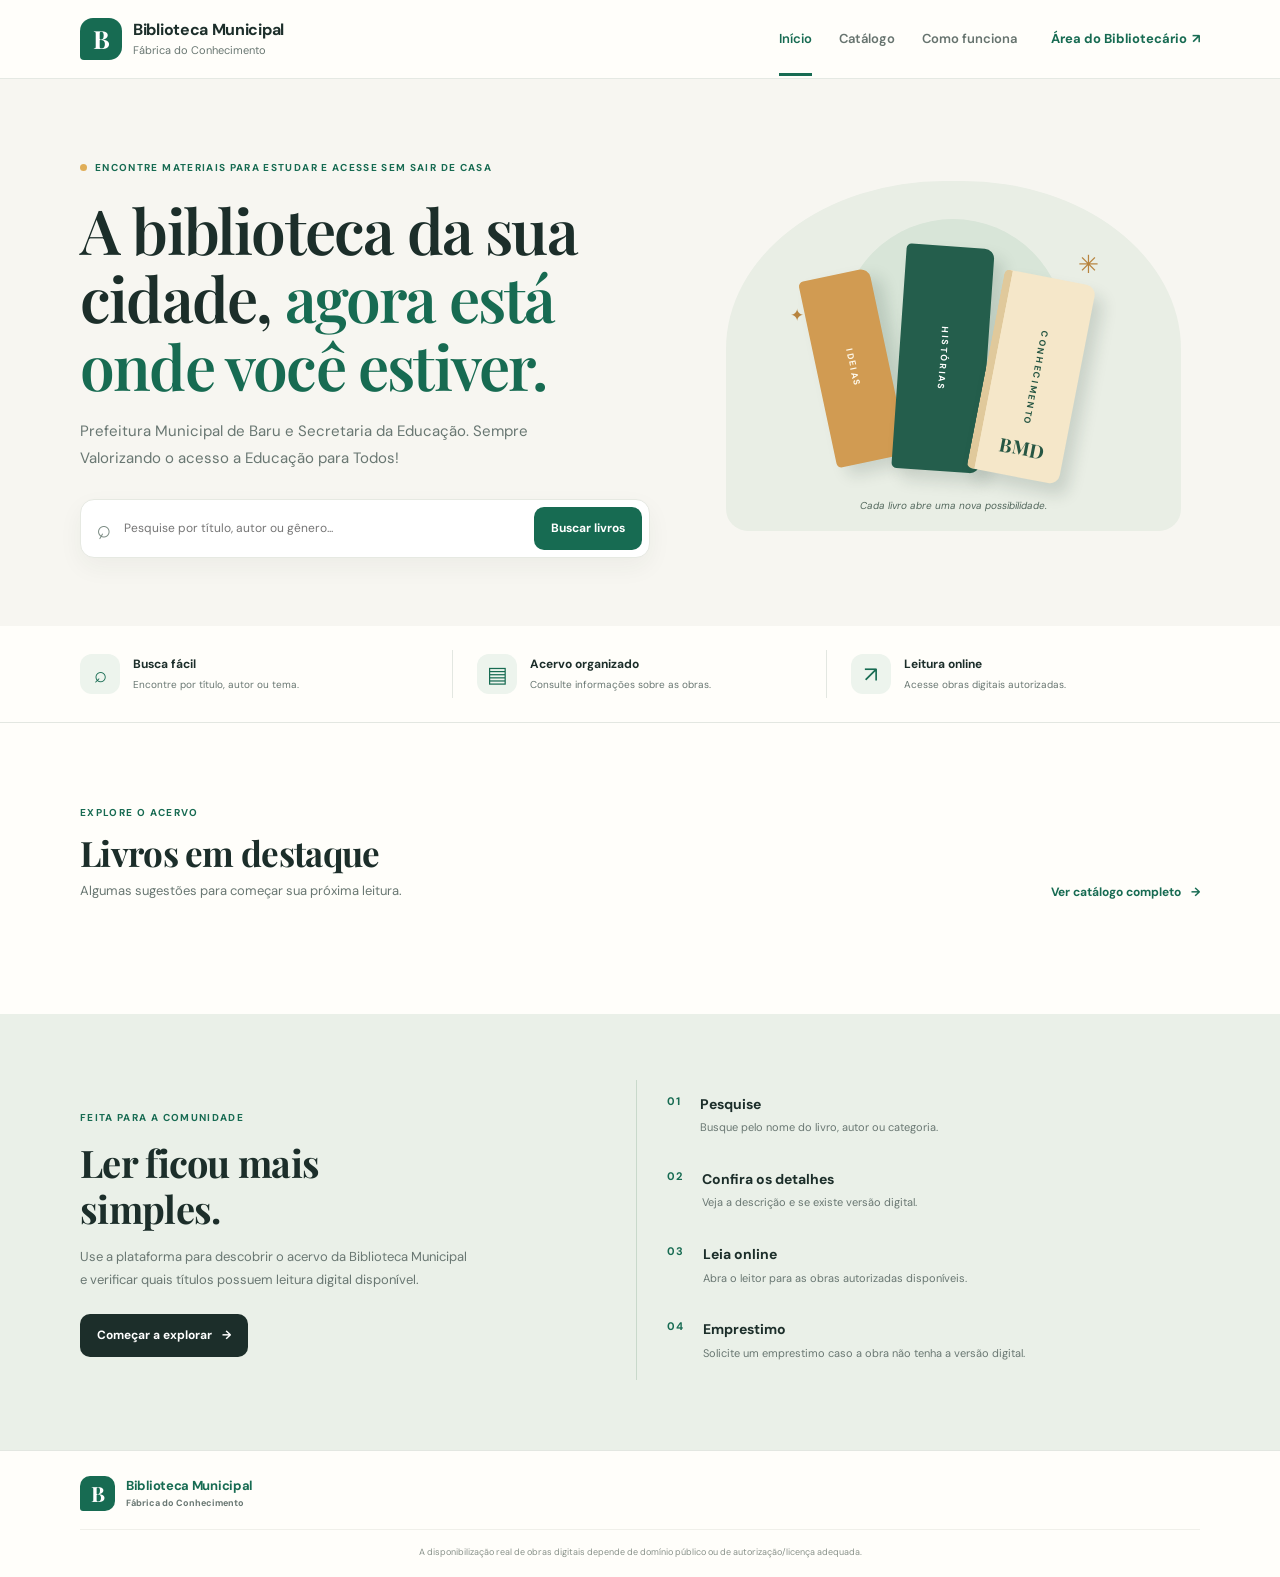
<file: index.html>
<!DOCTYPE html>
<html lang="pt-BR">
<head>
  <meta charset="UTF-8">
  <meta name="viewport" content="width=device-width, initial-scale=1.0">
  <meta name="description" content="Consulte o catálogo da Biblioteca Municipal e descubra livros para ler e estudar.">
  <title>Biblioteca Municipal Digital</title>
  <link rel="stylesheet" href="css/style.css">
  <script src="js/app.js" defer></script>
</head>
<body data-page="home">
  <header class="site-header">
    <div class="container nav-wrap">
      <a class="brand" href="index.html" aria-label="Biblioteca Municipal Digital - página inicial">
        <span class="brand-mark" aria-hidden="true">B</span>
        <span><strong>Biblioteca Municipal</strong><small>Fábrica do Conhecimento</small></span>
      </a>
      <button class="menu-toggle" id="menuToggle" aria-label="Abrir menu" aria-expanded="false">☰</button>
      <nav class="main-nav" id="mainNav" aria-label="Navegação principal">
        <a class="active" href="index.html">Início</a>
        <a href="catalogo.html">Catálogo</a>
        <a href="#como-funciona">Como funciona</a>
      </nav>
      <a class="nav-cta" href="admin.html">Área do Bibliotecário<span aria-hidden="true">↗</span></a>
    </div>
  </header>

  <main>
    <section class="hero">
      <div class="container hero-grid">
        <div class="hero-copy">
          <span class="eyebrow"><span class="eyebrow-dot"></span>Encontre Materiais para Estudar e Acesse sem sair de Casa</span>
          <h1>A biblioteca da sua cidade, <em>agora está onde você estiver.</em></h1>
          <p>Prefeitura Municipal de Baru e Secretaria da Educação. Sempre Valorizando o acesso a Educação para Todos!</p>
          <form class="hero-search" id="homeSearch">
            <span aria-hidden="true" class="search-icon">⌕</span>
            <label class="sr-only" for="homeQuery">Pesquise por título, autor ou genero</label>
            <input id="homeQuery" name="q" type="search" placeholder="Pesquise por título, autor ou gênero...">
            <button class="button button-primary" type="submit">Buscar livros</button>
          </form>
        </div>
        <div class="hero-art" aria-label="Ilustração decorativa de livros" role="img">
          <div class="art-sun"></div>
          <div class="art-book art-book-back"><span>IDEIAS</span></div>
          <div class="art-book art-book-mid"><span>HISTÓRIAS</span></div>
          <div class="art-book art-book-front"><span>CONHECIMENTO</span><b>BMD</b></div>
          <div class="art-spark spark-one">✳</div><div class="art-spark spark-two">✦</div>
          <div class="art-caption">Cada livro abre uma nova possibilidade.</div>
        </div>
      </div>
    </section>

    <section class="benefit-strip" aria-label="Benefícios da biblioteca digital">
      <div class="container benefit-grid">
        <div class="benefit-item"><span class="benefit-icon">⌕</span><div><strong>Busca fácil</strong><small>Encontre por título, autor ou tema.</small></div></div>
        <div class="benefit-item"><span class="benefit-icon">▤</span><div><strong>Acervo organizado</strong><small>Consulte informações sobre as obras.</small></div></div>
        <div class="benefit-item"><span class="benefit-icon">↗</span><div><strong>Leitura online</strong><small>Acesse obras digitais autorizadas.</small></div></div>
      </div>
    </section>

    <section class="section container" id="destaques-section">
      <div class="section-heading">
        <div><span class="eyebrow">Explore o acervo</span><h2>Livros em destaque</h2><p>Algumas sugestões para começar sua próxima leitura.</p></div>
        <a class="text-link" href="catalogo.html">Ver catálogo completo <span aria-hidden="true">→</span></a>
      </div>
      <div class="book-grid" id="featuredBooks" aria-live="polite"></div>
    </section>

    <section class="how-section" id="como-funciona">
      <div class="container how-grid">
        <div><span class="eyebrow">Feita para a comunidade</span><h2>Ler ficou mais simples.</h2><p>Use a plataforma para descobrir o acervo da Biblioteca Municipal e verificar quais títulos possuem leitura digital disponível.</p><a class="button button-dark" href="catalogo.html">Começar a explorar <span aria-hidden="true">→</span></a></div>
        <div class="steps-list">
          <article class="step"><span>01</span><div><h3>Pesquise</h3><p>Busque pelo nome do livro, autor ou categoria.</p></div></article>
          <article class="step"><span>02</span><div><h3>Confira os detalhes</h3><p>Veja a descrição e se existe versão digital.</p></div></article>
          <article class="step"><span>03</span><div><h3>Leia online</h3><p>Abra o leitor para as obras autorizadas disponíveis.</p></div></article>
          <article class="step"><span>04</span><div><h3>Emprestimo</h3><p>Solicite um emprestimo caso a obra não tenha a versão digital.</p></div></article>
        </div>
      </div>
    </section>
  </main>

  <footer class="site-footer"><div class="container footer-inner"><a class="brand brand-footer" href="index.html"><span class="brand-mark" aria-hidden="true">B</span><span><strong>Biblioteca Municipal</strong><small>Fábrica do Conhecimento</small></span></a></div><div class="container footer-disclaimer">A disponibilização real de obras digitais depende de domínio público ou de autorização/licença adequada.</div></footer>
</body>
</html>
</file>
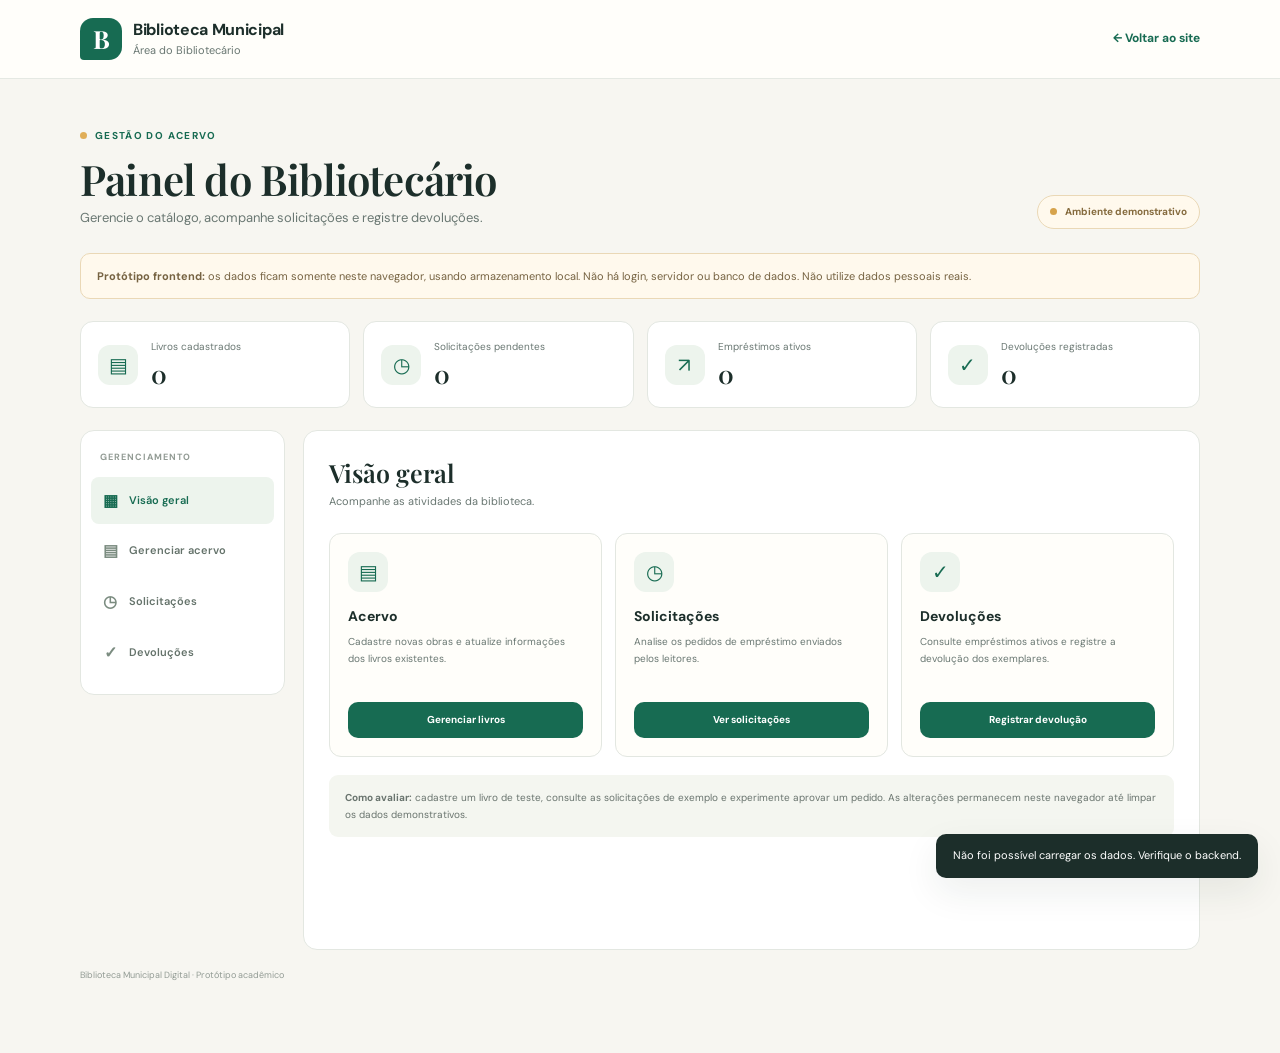
<file: admin.html>
<!DOCTYPE html>
<html lang="pt-BR">
<head>
  <meta charset="UTF-8">
  <meta name="viewport" content="width=device-width, initial-scale=1.0">
  <meta name="description" content="Área demonstrativa de administração da Biblioteca Municipal Digital.">
  <title>Área do Bibliotecário | Biblioteca Municipal</title>
  <link rel="stylesheet" href="css/style.css">
  <link rel="stylesheet" href="css/admin.css">
  <script src="js/admin.js" defer></script>
</head>
<body class="admin-body">
  <header class="site-header">
    <div class="container nav-wrap admin-nav-wrap">
      <a class="brand" href="index.html" aria-label="Voltar à Biblioteca Municipal Digital">
        <span class="brand-mark" aria-hidden="true">B</span>
        <span><strong>Biblioteca Municipal</strong><small>Área do Bibliotecário</small></span>
      </a>
      <a class="admin-exit" href="index.html">← Voltar ao site</a>
    </div>
  </header>

  <main class="container admin-main">
    <section class="admin-welcome">
      <div>
        <span class="eyebrow"><span class="eyebrow-dot"></span>GESTÃO DO ACERVO</span>
        <h1>Painel do Bibliotecário</h1>
        <p>Gerencie o catálogo, acompanhe solicitações e registre devoluções.</p>
      </div>
      <span class="demo-label"><span></span> Ambiente demonstrativo</span>
    </section>

    <div class="admin-warning" role="note">
      <strong>Protótipo frontend:</strong> os dados ficam somente neste navegador, usando armazenamento local.
      Não há login, servidor ou banco de dados. Não utilize dados pessoais reais.
    </div>

    <section class="admin-stats" aria-label="Resumo da biblioteca">
      <article class="admin-stat"><span class="stat-icon">▤</span><div><small>Livros cadastrados</small><strong id="statBooks">0</strong></div></article>
      <article class="admin-stat"><span class="stat-icon">◷</span><div><small>Solicitações pendentes</small><strong id="statPending">0</strong></div></article>
      <article class="admin-stat"><span class="stat-icon">↗</span><div><small>Empréstimos ativos</small><strong id="statActive">0</strong></div></article>
      <article class="admin-stat"><span class="stat-icon">✓</span><div><small>Devoluções registradas</small><strong id="statReturned">0</strong></div></article>
    </section>

    <section class="admin-workspace">
      <aside class="admin-sidebar" aria-label="Menu administrativo">
        <p class="sidebar-label">GERENCIAMENTO</p>
        <button class="admin-tab active" data-view="overview"><span>▦</span> Visão geral</button>
        <button class="admin-tab" data-view="books"><span>▤</span> Gerenciar acervo</button>
        <button class="admin-tab" data-view="requests"><span>◷</span> Solicitações</button>
        <button class="admin-tab" data-view="returns"><span>✓</span> Devoluções</button>
      </aside>

      <div class="admin-content">
        <section class="admin-view" id="view-overview">
          <div class="admin-section-heading">
            <div><h2>Visão geral</h2><p>Acompanhe as atividades da biblioteca.</p></div>
          </div>
          <div class="overview-grid">
            <article class="overview-card">
              <span class="overview-icon">▤</span><h3>Acervo</h3>
              <p>Cadastre novas obras e atualize informações dos livros existentes.</p>
              <button class="button button-primary" data-go="books">Gerenciar livros</button>
            </article>
            <article class="overview-card">
              <span class="overview-icon">◷</span><h3>Solicitações</h3>
              <p>Analise os pedidos de empréstimo enviados pelos leitores.</p>
              <button class="button button-primary" data-go="requests">Ver solicitações</button>
            </article>
            <article class="overview-card">
              <span class="overview-icon">✓</span><h3>Devoluções</h3>
              <p>Consulte empréstimos ativos e registre a devolução dos exemplares.</p>
              <button class="button button-primary" data-go="returns">Registrar devolução</button>
            </article>
          </div>
          <div class="admin-note">
            <strong>Como avaliar:</strong> cadastre um livro de teste, consulte as solicitações de exemplo
            e experimente aprovar um pedido. As alterações permanecem neste navegador até limpar os dados
            demonstrativos.
          </div>
        </section>

        <section class="admin-view hidden" id="view-books">
          <div class="admin-section-heading">
            <div><h2>Gerenciar acervo</h2><p>Cadastre, edite ou remova livros do catálogo demonstrativo.</p></div>
            <button class="button button-primary" id="showBookForm">+ Cadastrar livro</button>
          </div>

          <form class="admin-form hidden" id="bookForm">
            <div class="form-heading"><h3 id="bookFormTitle">Novo livro</h3><button type="button" class="text-button" id="cancelBookForm">Cancelar</button></div>
            <input type="hidden" id="editBookId">
            <div class="form-grid">
              <label>Título do livro<input id="bookTitle" required maxlength="100" placeholder="Ex.: A cidade e as estrelas"></label>
              <label>Autor<input id="bookAuthor" required maxlength="100" placeholder="Nome do autor"></label>
              <label>Categoria<input id="bookCategory" required maxlength="60" placeholder="Ex.: Ficção"></label>
              <label>Ano de publicação<input id="bookYear" type="number" min="1000" max="2100" required placeholder="2025"></label>
              <label>Tipo de acervo<select id="bookType"><option value="physical">Acervo físico</option><option value="digital">Leitura digital</option></select></label>
              <label>Disponibilidade<select id="bookAvailability"><option value="available">Disponível</option><option value="unavailable">Indisponível</option></select></label>
            </div>
            <label class="full-label">Descrição<textarea id="bookDescription" rows="3" maxlength="300" placeholder="Breve descrição da obra"></textarea></label>
            <label class="full-label">Endereço do PDF (para livros digitais)<input
             id="bookPdfUrl"
             type="text"
             placeholder="Ex.: pdf/meu-livro.pdf">
            </label>
            <div class="form-actions"><button class="button button-primary" type="submit">Salvar livro</button></div>
          </form>

          <div class="table-toolbar"><label class="admin-search">⌕ <input id="bookSearch" type="search" placeholder="Buscar título ou autor..."></label><span id="bookCount" class="muted-small"></span></div>
          <div class="table-wrap">
            <table class="admin-table">
              <thead><tr><th>Livro</th><th>Categoria</th><th>Tipo</th><th>Situação</th><th>Ações</th></tr></thead>
              <tbody id="booksTable"></tbody>
            </table>
          </div>
          <p class="empty-message hidden" id="booksEmpty">Nenhum livro encontrado.</p>
        </section>

        <section class="admin-view hidden" id="view-requests">
          <div class="admin-section-heading"><div><h2>Solicitações de empréstimo</h2><p>Analise os pedidos recebidos dos leitores.</p></div></div>
          <div class="filter-row"><label for="requestFilter">Exibir:</label><select id="requestFilter"><option value="all">Todas</option><option value="pending">Pendentes</option><option value="approved">Aprovadas</option><option value="rejected">Recusadas</option></select></div>
          <div class="table-wrap">
            <table class="admin-table">
              <thead><tr><th>Leitor</th><th>Livro</th><th>Data do pedido</th><th>Status</th><th>Ações</th></tr></thead>
              <tbody id="requestsTable"></tbody>
            </table>
          </div>
          <p class="empty-message hidden" id="requestsEmpty">Nenhuma solicitação nesta categoria.</p>
        </section>

        <section class="admin-view hidden" id="view-returns">
          <div class="admin-section-heading"><div><h2>Devoluções</h2><p>Consulte empréstimos aprovados e registre o retorno do exemplar.</p></div></div>
          <div class="table-wrap">
            <table class="admin-table">
              <thead><tr><th>Leitor</th><th>Livro</th><th>Data de retirada</th><th>Situação</th><th>Ação</th></tr></thead>
              <tbody id="returnsTable"></tbody>
            </table>
          </div>
          <p class="empty-message hidden" id="returnsEmpty">Não há empréstimos ativos para devolver.</p>
          <div class="returned-history">
            <h3>Últimas devoluções</h3>
            <div id="returnedList"></div>
          </div>
        </section>
      </div>
    </section>

    <div class="admin-bottom-actions">
      <button class="text-button danger-text" id="resetDemo">Restaurar dados demonstrativos</button>
      <span>Biblioteca Municipal Digital · Protótipo acadêmico</span>
    </div>
  </main>

  <div class="toast hidden" id="adminToast" role="status" aria-live="polite"></div>
</body>
</html>
</file>
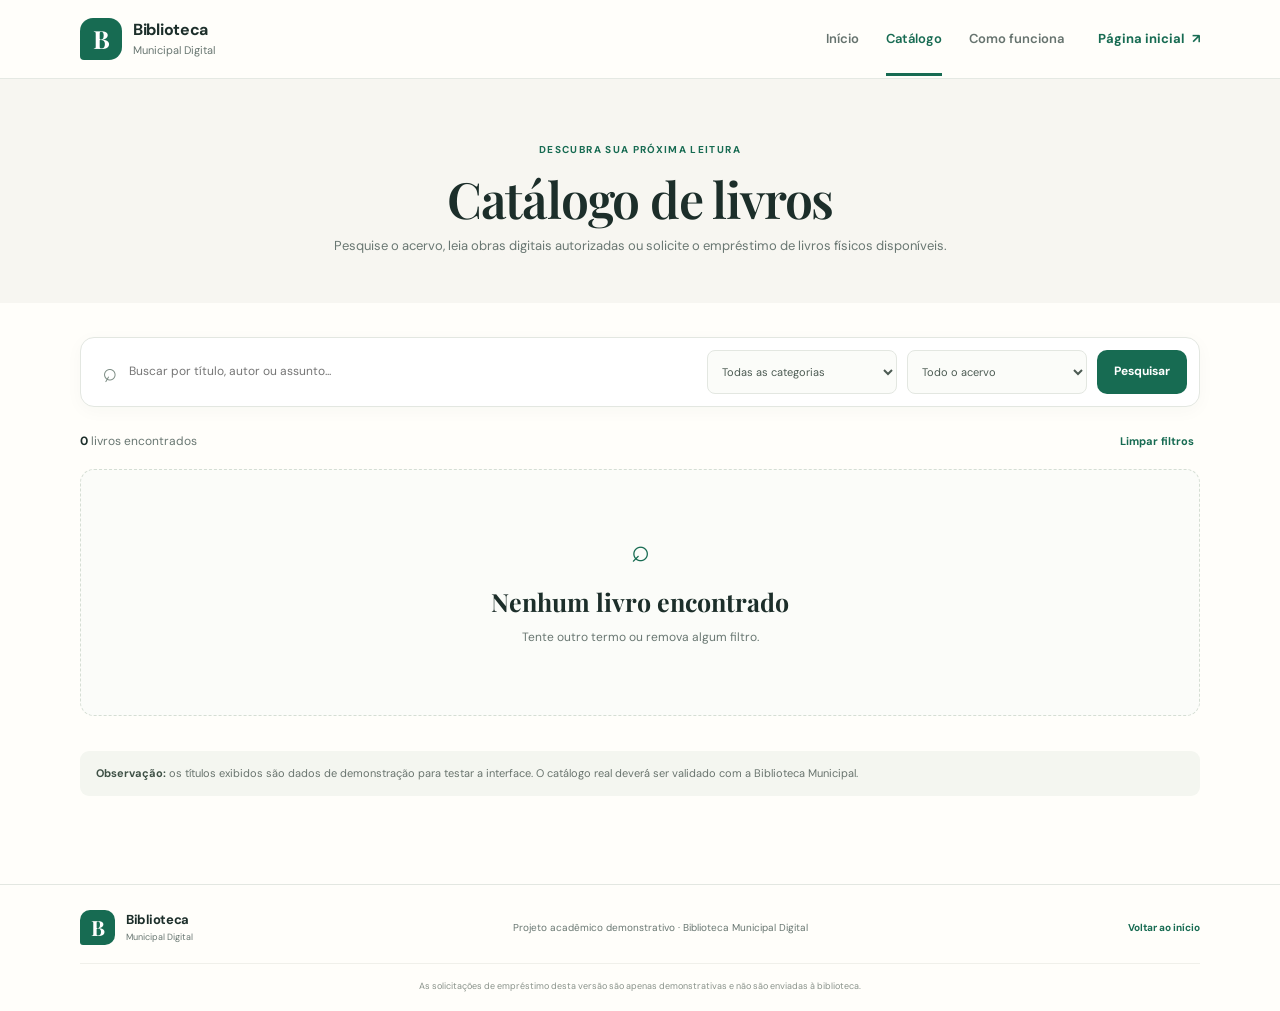
<file: catalogo.html>
<!DOCTYPE html>
<html lang="pt-BR">
<head>
  <meta charset="UTF-8">
  <meta name="viewport" content="width=device-width, initial-scale=1.0">
  <meta name="description" content="Pesquise livros no catálogo da Biblioteca Municipal Digital.">
  <title>Catálogo | Biblioteca Municipal Digital</title>
  <link rel="stylesheet" href="css/style.css">
  <script src="js/app.js" defer></script>
</head>
<body data-page="catalog">
  <header class="site-header">
    <div class="container nav-wrap">
      <a class="brand" href="index.html" aria-label="Biblioteca Municipal Digital - página inicial"><span class="brand-mark" aria-hidden="true">B</span><span><strong>Biblioteca</strong><small>Municipal Digital</small></span></a>
      <button class="menu-toggle" id="menuToggle" aria-label="Abrir menu" aria-expanded="false">☰</button>
      <nav class="main-nav" id="mainNav" aria-label="Navegação principal"><a href="index.html">Início</a><a class="active" href="catalogo.html">Catálogo</a><a href="index.html#como-funciona">Como funciona</a></nav>
      <a class="nav-cta" href="index.html">Página inicial <span aria-hidden="true">↗</span></a>
    </div>
  </header>

  <main class="catalog-main">
    <section class="catalog-intro"><div class="container"><span class="eyebrow">Descubra sua próxima leitura</span><h1>Catálogo de livros</h1><p>Pesquise o acervo, leia obras digitais autorizadas ou solicite o empréstimo de livros físicos disponíveis.</p></div></section>
    <section class="container catalog-content">
      <form class="catalog-toolbar" id="catalogSearchForm">
        <div class="catalog-search-wrap"><span aria-hidden="true" class="search-icon">⌕</span><label class="sr-only" for="catalogQuery">Pesquisar livros</label><input id="catalogQuery" type="search" placeholder="Buscar por título, autor ou assunto..."></div>
        <label class="sr-only" for="categoryFilter">Filtrar por categoria</label>
        <select id="categoryFilter"><option value="all">Todas as categorias</option></select>
        <label class="sr-only" for="availabilityFilter">Filtrar por disponibilidade</label>
        <select id="availabilityFilter"><option value="all">Todo o acervo</option><option value="digital">Com versão digital</option><option value="physical">Acervo físico</option></select>
        <button class="button button-primary" type="submit">Pesquisar</button>
      </form>
      <div class="results-line"><p id="resultsCount" aria-live="polite">Carregando acervo...</p><button class="clear-filters" id="clearFilters" type="button">Limpar filtros</button></div>
      <div class="book-grid catalog-book-grid" id="catalogBooks" aria-live="polite"></div>
      <div class="empty-state hidden" id="emptyState"><span aria-hidden="true">⌕</span><h2>Nenhum livro encontrado</h2><p>Tente outro termo ou remova algum filtro.</p></div>
      <p class="prototype-note"><strong>Observação:</strong> os títulos exibidos são dados de demonstração para testar a interface. O catálogo real deverá ser validado com a Biblioteca Municipal.</p>
    </section>
  </main>

  <footer class="site-footer"><div class="container footer-inner"><a class="brand brand-footer" href="index.html"><span class="brand-mark" aria-hidden="true">B</span><span><strong>Biblioteca</strong><small>Municipal Digital</small></span></a><p>Projeto acadêmico demonstrativo · Biblioteca Municipal Digital</p><a href="index.html">Voltar ao início</a></div><div class="container footer-disclaimer">As solicitações de empréstimo desta versão são apenas demonstrativas e não são enviadas à biblioteca.</div></footer>
</body>
</html>
</file>
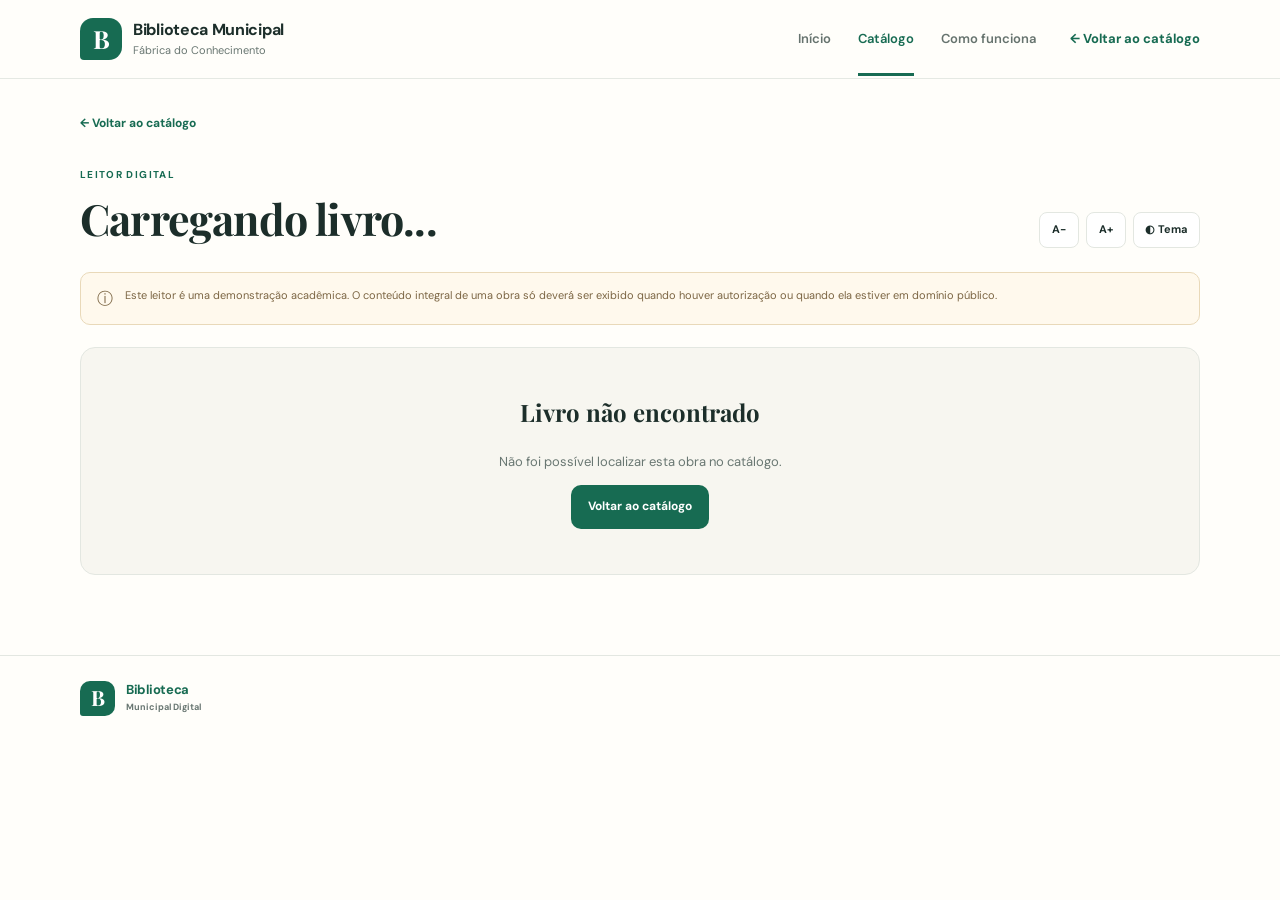
<file: leitor.html>
<!DOCTYPE html>
<html lang="pt-BR">
<head>
  <meta charset="UTF-8">
  <meta name="viewport" content="width=device-width, initial-scale=1.0">
  <meta name="description" content="Leitor digital demonstrativo da Biblioteca Municipal Digital.">
  <title>Leitor digital | Biblioteca Municipal Digital</title>
  <link rel="stylesheet" href="css/style.css">
  <script src="js/app.js" defer></script>
</head>
<body data-page="reader">
  <header class="site-header">
    <div class="container nav-wrap">
      <a class="brand" href="index.html" aria-label="Biblioteca Municipal Digital - página inicial"><span class="brand-mark" aria-hidden="true">B</span><span><strong>Biblioteca Municipal</strong><small>Fábrica do Conhecimento</small></span></a>
      <button class="menu-toggle" id="menuToggle" aria-label="Abrir menu" aria-expanded="false">☰</button>
      <nav class="main-nav" id="mainNav" aria-label="Navegação principal"><a href="index.html">Início</a><a class="active" href="catalogo.html">Catálogo</a><a href="index.html#como-funciona">Como funciona</a></nav>
      <a class="nav-cta" href="catalogo.html">← Voltar ao catálogo</a>
    </div>
  </header>

  <main class="reader-main container">
    <a href="catalogo.html" class="back-link">← Voltar ao catálogo</a>
    <div class="reader-heading"><div><span class="eyebrow">Leitor digital</span><h1 id="readerTitle">Carregando livro...</h1><p id="readerAuthor" class="reader-author"></p></div><div class="reader-tools" aria-label="Preferências de leitura"><button id="decreaseFont" type="button" aria-label="Diminuir tamanho do texto" title="Diminuir texto">A−</button><button id="increaseFont" type="button" aria-label="Aumentar tamanho do texto" title="Aumentar texto">A+</button><button id="toggleTheme" type="button" aria-label="Alternar tema de leitura">◐ Tema</button></div></div>
    <div class="reader-notice" id="readerNotice"><span aria-hidden="true">ⓘ</span><p>Este leitor é uma demonstração acadêmica. O conteúdo integral de uma obra só deverá ser exibido quando houver autorização ou quando ela estiver em domínio público.</p></div>
    <section class="reader-shell" id="readerShell">
      <div class="reader-meta"><span id="readerCategory">Literatura</span><span id="readerStatus">Conteúdo demonstrativo</span></div>
      <article class="reading-page" id="readingPage"><div class="reading-page-top">BIBLIOTECA MUNICIPAL DIGITAL</div><h2 id="contentHeading">Leitura demonstrativa</h2><div id="readerContent" class="reader-content"></div></article>
      <div class="reader-bottom"><span>Use os controles acima para ajustar sua leitura.</span><a href="catalogo.html">Encontrar outro livro →</a></div>
    </section>
  </main>

  <footer class="site-footer"><div class="container footer-inner"><a class="brand brand-footer" href="index.html"><span class="brand-mark" aria-hidden="true">B</span><span><strong>Biblioteca</strong><small>Municipal Digital</small></span></a></footer>
</body>
</html>
</file>
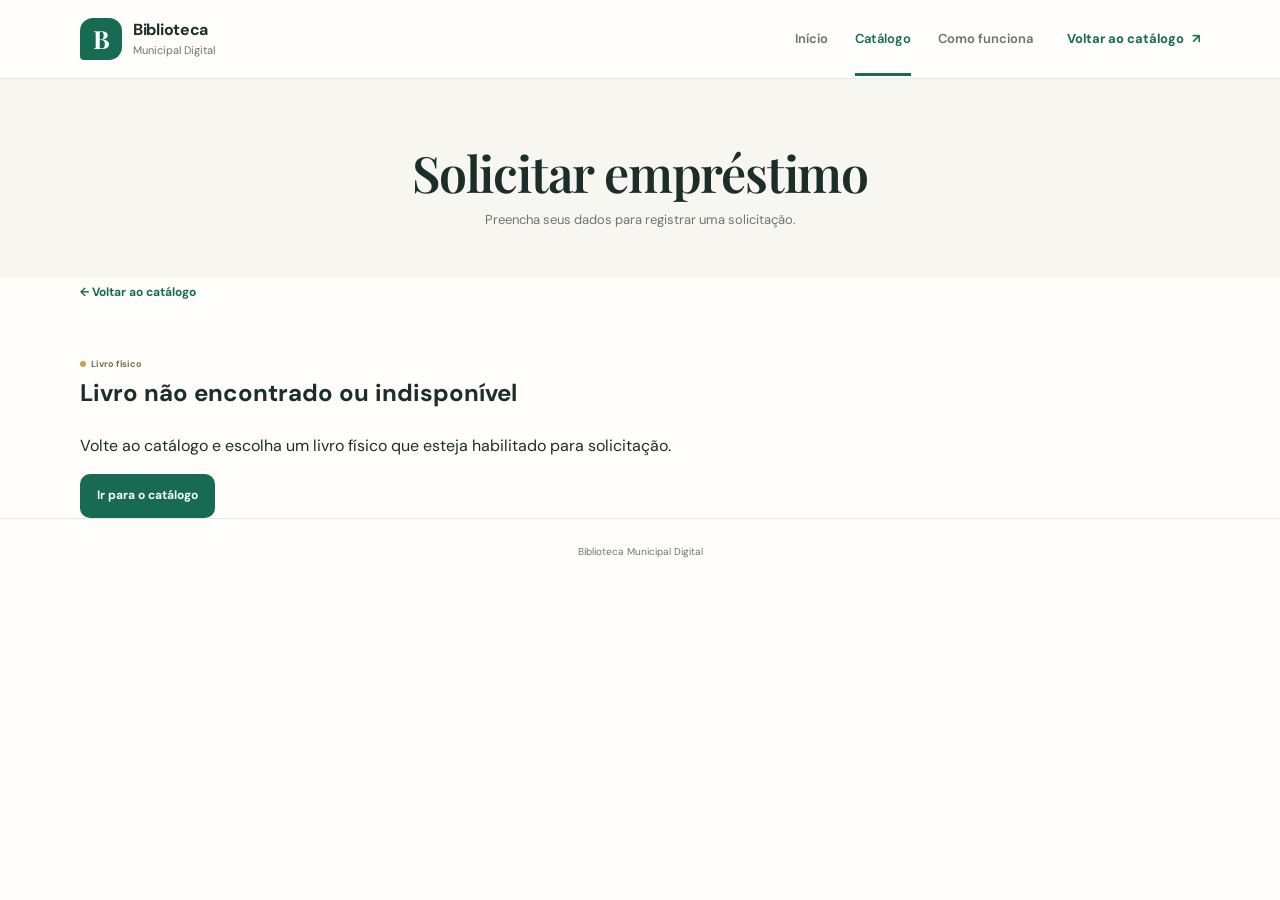
<file: solicitar-emprestimo.html>
<!DOCTYPE html>
<html lang="pt-BR">
<head>
  <meta charset="UTF-8">
  <meta name="viewport" content="width=device-width, initial-scale=1.0">
  <meta name="description" content="Solicite o empréstimo de um livro do acervo físico da Biblioteca Municipal.">
  <title>Solicitar empréstimo | Biblioteca Municipal Digital</title>
  <link rel="stylesheet" href="css/style.css">
  <script src="js/app.js" defer></script>
</head>
<body data-page="loan-request">
  <header class="site-header">
    <div class="container nav-wrap">
      <a class="brand" href="index.html" aria-label="Biblioteca Municipal Digital - página inicial">
        <span class="brand-mark" aria-hidden="true">B</span>
        <span><strong>Biblioteca</strong><small>Municipal Digital</small></span>
      </a>
      <button class="menu-toggle" id="menuToggle" aria-label="Abrir menu" aria-expanded="false">☰</button>
      <nav class="main-nav" id="mainNav" aria-label="Navegação principal">
        <a href="index.html">Início</a>
        <a class="active" href="catalogo.html">Catálogo</a>
        <a href="index.html#como-funciona">Como funciona</a>
      </nav>
      <a class="nav-cta" href="catalogo.html">Voltar ao catálogo <span aria-hidden="true">↗</span></a>
    </div>
  </header>

  <main class="loan-main">
    <section class="catalog-intro loan-intro">
      <div class="container">
        <h1>Solicitar empréstimo</h1>
        <p>Preencha seus dados para registrar uma solicitação.</p>
      </div>
    </section>

    <section class="container loan-content">
      <a class="back-link" href="catalogo.html">← Voltar ao catálogo</a> 
       
      <div class="loan-book-details">
            <span class="book-category" id="loanBookCategory"></span>
            <h2 id="loanBookTitle"></h2>
            <p id="loanBookAuthor"></p>
            <span class="status-pill physical">Livro físico</span>
          </div>
        </aside>

        <section class="loan-form-panel" id="loanFormPanel">
          <div class="loan-panel-heading">
            <span class="eyebrow">Dados do solicitante</span>
            <h2>Preencha o formulário</h2>
            <p>Os campos com * são obrigatórios.</p>
          </div>

          <form id="loanRequestForm" class="loan-form">
            <input type="hidden" id="loanBookId" name="bookId">

            <div class="form-field">
              <label for="borrowerName">Nome completo *</label>
              <input type="text" id="borrowerName" name="name" autocomplete="name" minlength="3" maxlength="100" placeholder="Digite seu nome completo" required>
            </div>

            <div class="form-field">
              <label for="borrowerPhone">Telefone para contato *</label>
              <input type="tel" id="borrowerPhone" name="phone" autocomplete="tel" inputmode="tel" minlength="10" maxlength="20" placeholder="(84) 99999-9999" pattern="[0-9()+\s-]{10,20}" title="Informe um telefone válido, incluindo DDD." required>
            </div>

            <div class="form-field">
              <label for="borrowerEmail">E-mail <span>(opcional)</span></label>
              <input type="email" id="borrowerEmail" name="email" autocomplete="email" maxlength="120" placeholder="seuemail@exemplo.com">
            </div>

            <label class="loan-checkbox">
              <input type="checkbox" id="pickupAgreement" required>
              <span>Estou ciente de que, caso a biblioteca confirme a solicitação, deverei buscar o livro presencialmente. *</span>
            </label>

            <div class="loan-notice">
              <strong>Importante</strong>
              <p>Depois da retirado do livro o material ficarar sobe seus cuidados, cuide para que outras pessoas possam usar.</p>
            </div>

            <button class="button button-primary loan-submit" type="submit">Enviar solicitação <span aria-hidden="true">→</span></button>
          </form>
        </section>
      </div>

      <div class="loan-invalid hidden" id="loanInvalidBook" role="alert">
        <h2>Livro não encontrado ou indisponível</h2>
        <p>Volte ao catálogo e escolha um livro físico que esteja habilitado para solicitação.</p>
        <a class="button button-primary" href="catalogo.html">Ir para o catálogo</a>
      </div>

      <section class="loan-success hidden" id="loanSuccess" tabindex="-1" aria-live="polite">
        <div class="loan-success-icon" aria-hidden="true">✓</div>
        <span class="eyebrow">Demonstração concluída</span>
        <h2>Solicitação simulada com sucesso!</h2>
        <p>Livro: <strong id="loanSuccessTitle"></strong></p>
        <p>Protocolo demonstrativo: <strong id="loanProtocol"></strong></p>
        <div class="loan-notice">
          <strong>Leia com atenção</strong>
          <p id="loanStorageNotice"></p>
          <p>Em uma versão com backend, a biblioteca deverá analisar o pedido e confirmar a disponibilidade antes da retirada.</p>
        </div>
        <a class="button button-primary" href="catalogo.html">Voltar ao catálogo</a>
      </section>
    </section>
  </main>

  <footer class="site-footer">
    <div class="container footer-inner">
      <p>Biblioteca Municipal Digital</p>
    </div>
  </footer>
</body>
</html>
</file>
<file: css/style.css>
@import url('https://fonts.googleapis.com/css2?family=DM+Sans:wght@400;500;600;700&family=Playfair+Display:wght@500;600;700&display=swap');

:root {
  --ink: #1c2e2a;
  --muted: #697772;
  --green: #176b52;
  --green-dark: #104c3b;
  --mint: #dcece3;
  --cream: #f7f6f1;
  --paper: #fffefa;
  --line: #e3e7e1;
  --gold: #e0ae58;
  --shadow: 0 14px 36px rgba(28, 46, 42, .08);
}

* { box-sizing: border-box; }
html { scroll-behavior: smooth; }
body { margin: 0; background: var(--paper); color: var(--ink); font-family: 'DM Sans', Arial, sans-serif; line-height: 1.6; }
a { color: inherit; text-decoration: none; }
button, input, select { font: inherit; }
button, a, input, select { -webkit-tap-highlight-color: transparent; }
button:focus-visible, a:focus-visible, input:focus-visible, select:focus-visible { outline: 3px solid #e0ae58; outline-offset: 3px; }
.container { width: min(1120px, calc(100% - 40px)); margin-inline: auto; }
.sr-only { position: absolute; width: 1px; height: 1px; padding: 0; margin: -1px; overflow: hidden; clip: rect(0,0,0,0); white-space: nowrap; border: 0; }

.site-header { position: sticky; top: 0; z-index: 10; background: rgba(255,254,250,.96); border-bottom: 1px solid rgba(227,231,225,.9); backdrop-filter: blur(12px); }
.nav-wrap { min-height: 78px; display: flex; align-items: center; gap: 34px; }
.brand { display: inline-flex; align-items: center; gap: 11px; flex-shrink: 0; }
.brand-mark { width: 42px; height: 42px; display: grid; place-items: center; border-radius: 13px 13px 13px 4px; background: var(--green); color: white; font-family: 'Playfair Display', Georgia, serif; font-size: 25px; font-weight: 700; }
.brand strong, .brand small { display: block; line-height: 1.15; }
.brand strong { font-size: 16px; letter-spacing: -.3px; }
.brand small { color: var(--muted); font-size: 11px; margin-top: 4px; }
.main-nav { display: flex; align-items: center; justify-content: center; gap: 27px; margin-left: auto; }
.main-nav a { color: #66736e; font-size: 13px; font-weight: 600; padding: 27px 0 24px; border-bottom: 3px solid transparent; }
.main-nav a:hover, .main-nav a.active { color: var(--green); border-color: var(--green); }
.nav-cta { color: var(--green); font-size: 13px; font-weight: 700; white-space: nowrap; }
.nav-cta span { margin-left: 5px; }
.menu-toggle { display: none; border: 1px solid var(--line); border-radius: 9px; background: white; color: var(--ink); padding: 7px 11px; }

.hero { background: var(--cream); overflow: hidden; }
.hero-grid { display: grid; grid-template-columns: 1.08fr .92fr; gap: 48px; align-items: center; min-height: 490px; padding-block: 62px 56px; }
.hero-copy { padding-block: 12px; }
.eyebrow { display: inline-flex; align-items: center; gap: 8px; color: var(--green); text-transform: uppercase; letter-spacing: 1.35px; font-size: 10px; font-weight: 700; }
.eyebrow-dot { width: 7px; height: 7px; border-radius: 50%; background: var(--gold); }
h1, h2, h3, p { margin-top: 0; }
.hero h1, .catalog-intro h1 { max-width: 590px; margin: 17px 0 18px; font-family: 'Playfair Display', Georgia, serif; font-size: clamp(40px, 5vw, 62px); line-height: 1.1; font-weight: 600; letter-spacing: -1.8px; }
.hero h1 em { color: var(--green); font-style: normal; }
.hero-copy > p { max-width: 490px; margin-bottom: 27px; color: var(--muted); font-size: 15px; line-height: 1.8; }
.hero-search { display: flex; align-items: center; gap: 11px; max-width: 570px; padding: 7px; background: white; border: 1px solid #e6e9e2; border-radius: 14px; box-shadow: 0 9px 24px rgba(30,57,45,.05); }
.search-icon { flex: 0 0 auto; color: #7c8c84; font-size: 25px; line-height: 1; transform: rotate(-15deg); }
.hero-search .search-icon { margin-left: 8px; }
.hero-search input, .catalog-search-wrap input { width: 100%; min-width: 0; border: 0; outline: 0; background: transparent; color: var(--ink); font-size: 12px; }
.button { display: inline-flex; justify-content: center; align-items: center; gap: 10px; border: 0; border-radius: 10px; padding: 12px 17px; cursor: pointer; font-size: 12px; font-weight: 700; transition: transform .18s ease, background .18s ease; }
.button:hover { transform: translateY(-1px); }
.button-primary { background: var(--green); color: white; white-space: nowrap; }
.button-primary:hover { background: var(--green-dark); }
.button-dark { background: var(--ink); color: white; }
.hero-note { margin-top: 16px; color: var(--muted); font-size: 11px; }
.hero-note span { display: inline-grid; place-items: center; width: 17px; height: 17px; margin-right: 5px; border-radius: 50%; background: var(--mint); color: var(--green); font-weight: 700; }

.hero-art { position: relative; height: 350px; max-width: 455px; width: 100%; margin-inline: auto; background: #e9eee5; border-radius: 48% 48% 22px 22px; overflow: hidden; }
.art-sun { position: absolute; width: 225px; height: 225px; top: 38px; left: 50%; transform: translateX(-50%); background: #d8e5d8; border-radius: 50%; }
.art-book { position: absolute; bottom: 59px; border-radius: 5px 10px 10px 5px; box-shadow: 10px 10px 16px rgba(20,47,36,.15); display: flex; align-items: center; justify-content: center; writing-mode: vertical-rl; }
.art-book-back { height: 190px; width: 72px; left: 20%; bottom: 68px; transform: rotate(-12deg); background: #d19b52; color: #fff9eb; }
.art-book-mid { height: 225px; width: 88px; left: 38%; bottom: 60px; transform: rotate(4deg); background: #245e4c; color: white; }
.art-book-front { height: 202px; width: 93px; left: 57%; bottom: 53px; transform: rotate(11deg); background: #f5e7c9; color: #265643; border-left: 8px solid #e0c99b; }
.art-book span { font-size: 9px; font-weight: 700; letter-spacing: 1.8px; }
.art-book-front b { position: absolute; bottom: 15px; writing-mode: horizontal-tb; font-family: 'Playfair Display', Georgia, serif; font-size: 19px; }
.art-spark { position: absolute; color: #b7833e; font-size: 25px; }
.spark-one { top: 64px; right: 18%; }.spark-two { top: 121px; left: 14%; font-size: 17px; }
.art-caption { position: absolute; bottom: 17px; left: 0; right: 0; text-align: center; color: #53685d; font-size: 10px; font-style: italic; }

.benefit-strip { border-bottom: 1px solid var(--line); background: #fffefa; }
.benefit-grid { display: grid; grid-template-columns: repeat(3, 1fr); padding-block: 24px; }
.benefit-item { display: flex; align-items: center; gap: 13px; padding: 4px 24px; border-right: 1px solid var(--line); }
.benefit-item:first-child { padding-left: 0; }.benefit-item:last-child { border-right: 0; }
.benefit-icon { display: grid; place-items: center; flex: 0 0 40px; height: 40px; border-radius: 12px; background: #edf4ed; color: var(--green); font-size: 22px; }
.benefit-item strong, .benefit-item small { display: block; }.benefit-item strong { font-size: 12px; }.benefit-item small { margin-top: 3px; color: var(--muted); font-size: 10px; }

.section { padding-block: 75px 84px; }
.section-heading { display: flex; align-items: end; justify-content: space-between; gap: 22px; margin-bottom: 28px; }
.section-heading h2, .how-section h2 { margin: 8px 0 7px; font-family: 'Playfair Display', Georgia, serif; font-size: 35px; line-height: 1.2; letter-spacing: -.7px; }
.section-heading p, .how-section p { margin-bottom: 0; color: var(--muted); font-size: 13px; }
.text-link { color: var(--green); font-size: 12px; font-weight: 700; white-space: nowrap; }
.text-link span { margin-left: 7px; }
.book-grid { display: grid; grid-template-columns: repeat(4, minmax(0, 1fr)); gap: 19px; }
.book-card { min-width: 0; overflow: hidden; background: white; border: 1px solid var(--line); border-radius: 14px; transition: transform .18s ease, box-shadow .18s ease; }
.book-card:hover { transform: translateY(-3px); box-shadow: var(--shadow); }
.cover-wrap { padding: 14px 14px 0; }
.book-cover { position: relative; display: flex; flex-direction: column; justify-content: space-between; height: 188px; padding: 16px 14px; overflow: hidden; border-radius: 8px 8px 4px 4px; color: white; background: var(--cover, #285b48); box-shadow: inset 5px 0 rgba(0,0,0,.1); }
.book-cover::after { content: ''; position: absolute; width: 145px; height: 145px; bottom: -54px; right: -34px; border: 1px solid rgba(255,255,255,.28); border-radius: 50%; box-shadow: 0 0 0 14px rgba(255,255,255,.07), 0 0 0 29px rgba(255,255,255,.05); }
.cover-kicker { font-size: 8px; font-weight: 700; letter-spacing: 1.6px; text-transform: uppercase; opacity: .8; }
.cover-title { position: relative; z-index: 1; max-width: 160px; font-family: 'Playfair Display', Georgia, serif; font-size: 21px; font-weight: 600; line-height: 1.13; }
.cover-author { position: relative; z-index: 1; font-size: 9px; opacity: .86; }
.book-info { padding: 15px 16px 17px; }
.book-category { color: var(--green); font-size: 9px; font-weight: 700; letter-spacing: .9px; text-transform: uppercase; }
.book-info h3 { margin: 5px 0 3px; font-family: 'Playfair Display', Georgia, serif; font-size: 18px; line-height: 1.25; }
.book-author { margin: 0 0 13px; color: var(--muted); font-size: 11px; }
.book-card-bottom { display: flex; align-items: center; justify-content: space-between; gap: 8px; border-top: 1px solid #f0f1ed; padding-top: 12px; }
.status-pill { display: inline-flex; align-items: center; gap: 5px; color: #327355; font-size: 9px; font-weight: 700; }
.status-pill::before { content: ''; width: 6px; height: 6px; background: #57a675; border-radius: 50%; }
.status-pill.physical { color: #7a6b4f; }.status-pill.physical::before { background: #c8a05a; }
.small-link { color: var(--green); font-size: 10px; font-weight: 700; white-space: nowrap; }
.small-link.disabled { color: #87918b; cursor: not-allowed; }

.how-section { background: #eaf0e8; padding-block: 66px 70px; }
.how-grid { display: grid; grid-template-columns: .9fr 1.1fr; align-items: center; gap: 95px; }
.how-section h2 { max-width: 360px; font-size: 38px; margin-top: 12px; margin-bottom: 13px; }
.how-section p { max-width: 395px; line-height: 1.8; margin-bottom: 23px; }
.steps-list { border-left: 1px solid #c9d9cb; padding-left: 30px; }
.step { position: relative; display: flex; gap: 19px; padding-block: 13px 17px; }
.step > span { color: var(--green); font-size: 11px; font-weight: 700; letter-spacing: 1px; }
.step h3 { margin: 0 0 3px; font-size: 14px; }.step p { font-size: 11px; margin: 0; }

.catalog-intro { padding-block: 56px 47px; background: var(--cream); text-align: center; }
.catalog-intro h1 { max-width: none; margin: 10px 0; font-size: clamp(37px, 4.5vw, 50px); letter-spacing: -1.2px; }
.catalog-intro p { margin: 0; color: var(--muted); font-size: 13px; }
.catalog-content { padding-block: 34px 77px; }
.catalog-toolbar { display: grid; grid-template-columns: minmax(230px, 1fr) 190px 180px auto; gap: 10px; padding: 12px; border: 1px solid var(--line); border-radius: 14px; background: #fff; box-shadow: 0 4px 18px rgba(30,57,45,.03); }
.catalog-search-wrap { display: flex; align-items: center; gap: 10px; padding: 0 9px; min-width: 0; }
.catalog-search-wrap input { font-size: 12px; }
.catalog-toolbar select { width: 100%; min-width: 0; padding: 11px 10px; color: #4c5b53; background: #fbfcf9; border: 1px solid var(--line); border-radius: 8px; font-size: 11px; }
.catalog-toolbar .button { align-self: stretch; }
.results-line { display: flex; justify-content: space-between; align-items: center; margin: 25px 0 18px; }
.results-line p { margin: 0; color: var(--muted); font-size: 12px; }.results-line p strong { color: var(--ink); }
.clear-filters { background: transparent; border: 0; color: var(--green); font-size: 11px; font-weight: 700; cursor: pointer; }
.catalog-book-grid { row-gap: 20px; }
.empty-state { text-align: center; padding: 55px 20px; border: 1px dashed #d5ded4; border-radius: 14px; background: #fbfcf9; }
.empty-state > span { color: var(--green); font-size: 32px; }.empty-state h2 { margin: 6px 0; font-family: 'Playfair Display', Georgia, serif; font-size: 25px; }.empty-state p { color: var(--muted); font-size: 12px; }
.hidden { display: none !important; }
.prototype-note { margin-top: 35px; padding: 14px 16px; color: #69746e; background: #f4f6f0; border-radius: 9px; font-size: 11px; }
.prototype-note strong { color: #3f5146; }

.reader-main { padding-block: 30px 80px; }
.back-link { display: inline-block; margin-bottom: 27px; color: var(--green); font-size: 12px; font-weight: 700; }
.reader-heading { display: flex; justify-content: space-between; align-items: end; gap: 25px; margin-bottom: 24px; }
.reader-heading h1 { margin: 8px 0 4px; font-family: 'Playfair Display', Georgia, serif; font-size: clamp(31px, 4vw, 43px); line-height: 1.16; letter-spacing: -.8px; }
.reader-author { margin: 0; color: var(--muted); font-size: 13px; }
.reader-tools { display: flex; flex-wrap: wrap; gap: 7px; }
.reader-tools button { min-width: 40px; border: 1px solid var(--line); border-radius: 8px; padding: 8px 11px; background: #fff; color: var(--ink); font-size: 11px; font-weight: 700; cursor: pointer; }
.reader-notice { display: flex; gap: 12px; align-items: start; padding: 13px 16px; margin-bottom: 22px; border: 1px solid #e9d9b9; border-radius: 10px; background: #fff9ed; color: #7c6644; }
.reader-notice > span { font-size: 16px; }.reader-notice p { margin: 0; font-size: 11px; line-height: 1.65; }
.reader-shell { border: 1px solid var(--line); border-radius: 15px; overflow: hidden; background: #f7f6f0; }
.reader-meta { display: flex; justify-content: space-between; gap: 15px; padding: 14px 21px; border-bottom: 1px solid var(--line); color: #68776e; font-size: 10px; }
.reading-page { max-width: 730px; min-height: 480px; margin: 27px auto; padding: 56px clamp(25px, 7vw, 80px) 45px; background: #fffefa; border: 1px solid #e9e6dc; box-shadow: 0 7px 20px rgba(30, 44, 35, .04); transition: background .2s ease, color .2s ease; }
.reading-page-top { padding-bottom: 16px; border-bottom: 1px solid #e5e8e0; color: #7a8c7f; font-size: 8px; letter-spacing: 1.7px; text-align: center; }
.reading-page h2 { margin: 32px 0 25px; color: #254d3c; font-family: 'Playfair Display', Georgia, serif; font-size: 29px; text-align: center; }
.reader-content { color: #343d37; font-family: 'Playfair Display', Georgia, serif; font-size: 17px; line-height: 1.95; }
.reader-content p { margin-bottom: 19px; text-indent: 1.5em; }
.reading-end { margin-top: 30px; color: #7f8b81; font-family: 'Playfair Display', Georgia, serif; font-size: 12px; font-style: italic; text-align: center; }
.reading-page.dark { background: #202b26; border-color: #35453b; color: #e4e8df; }.reading-page.dark .reading-page-top { border-color: #45564a; color: #a4b8a5; }.reading-page.dark h2 { color: #c7e0c9; }.reading-page.dark .reader-content { color: #e4e8df; }.reading-page.dark .reading-end { color: #a6b2a5; }
.reader-bottom { display: flex; align-items: center; justify-content: space-between; gap: 20px; padding: 15px 21px; border-top: 1px solid var(--line); color: var(--muted); font-size: 10px; }.reader-bottom a { color: var(--green); font-weight: 700; }
.reader-unavailable { text-align: center; padding: 45px 25px; }.reader-unavailable h2 { font-family: 'Playfair Display', Georgia, serif; }.reader-unavailable p { color: var(--muted); font-size: 13px; }

.site-footer { padding-block: 25px 17px; border-top: 1px solid var(--line); background: #fffefa; }
.footer-inner { display: flex; align-items: center; gap: 22px; }
.brand-footer .brand-mark { width: 35px; height: 35px; border-radius: 10px 10px 10px 3px; font-size: 21px; }.brand-footer strong { font-size: 13px; }.brand-footer small { font-size: 9px; }
.footer-inner > p { margin: 0 auto; color: var(--muted); font-size: 10px; }.footer-inner > a:last-child { color: var(--green); font-size: 10px; font-weight: 700; white-space: nowrap; }
.footer-disclaimer { padding-top: 15px; margin-top: 18px; border-top: 1px solid #f0f0ea; color: #89928a; font-size: 9px; text-align: center; }

@media (max-width: 900px) {
  .nav-wrap { gap: 18px; }.main-nav { gap: 17px; }.nav-cta { display: none; }
  .hero-grid { gap: 25px; }.hero h1 { font-size: 48px; }.hero-art { height: 315px; }
  .book-grid { grid-template-columns: repeat(2, minmax(0, 1fr)); }.book-cover { height: 220px; }
  .how-grid { gap: 45px; }.catalog-toolbar { grid-template-columns: minmax(0, 1fr) 1fr; }.catalog-search-wrap { min-height: 43px; }.catalog-toolbar .button { min-height: 42px; }
}
@media (max-width: 620px) {
  .container { width: min(100% - 30px, 1120px); }
  .nav-wrap { position: relative; min-height: 68px; gap: 12px; flex-wrap: wrap; }.brand-mark { width: 38px; height: 38px; }.brand strong { font-size: 14px; }.brand small { font-size: 10px; }
  .menu-toggle { display: block; margin-left: auto; }.main-nav { display: none; flex: 0 0 100%; align-items: stretch; margin: 0; padding: 0 0 13px; gap: 0; flex-direction: column; }.main-nav.open { display: flex; }.main-nav a { padding: 11px 4px; border-bottom: 0; }.main-nav a.active { color: var(--green-dark); }
  .hero-grid { grid-template-columns: 1fr; padding-block: 43px 34px; gap: 28px; }.hero h1 { font-size: 43px; }.hero-copy > p { font-size: 13px; }.hero-search { gap: 7px; }.hero-search input { font-size: 11px; }.hero-search .button { padding: 11px 12px; font-size: 11px; }
  .hero-art { max-width: 380px; height: 280px; }.art-book-back { height: 155px; }.art-book-mid { height: 190px; }.art-book-front { height: 171px; }
  .benefit-grid { grid-template-columns: 1fr; padding-block: 10px; }.benefit-item, .benefit-item:first-child { padding: 13px 0; border-right: 0; border-bottom: 1px solid var(--line); }.benefit-item:last-child { border-bottom: 0; }.benefit-icon { flex-basis: 36px; height: 36px; }
  .section { padding-block: 49px 54px; }.section-heading { align-items: start; flex-direction: column; margin-bottom: 22px; }.section-heading h2, .how-section h2 { font-size: 30px; }
  .book-grid { gap: 12px; }.cover-wrap { padding: 9px 9px 0; }.book-cover { height: 172px; padding: 12px 10px; }.cover-title { font-size: 17px; }.book-info { padding: 11px 11px 13px; }.book-info h3 { font-size: 16px; }.book-author { font-size: 10px; }.book-card-bottom { flex-wrap: wrap; gap: 7px; }
  .how-section { padding-block: 47px; }.how-grid { grid-template-columns: 1fr; gap: 32px; }.steps-list { padding-left: 18px; }
  .catalog-intro { padding-block: 42px 34px; }.catalog-intro h1 { font-size: 38px; }.catalog-content { padding-block: 22px 50px; }.catalog-toolbar { grid-template-columns: 1fr; padding: 9px; gap: 8px; }.catalog-search-wrap { min-height: 42px; }.catalog-toolbar select { min-height: 42px; }.results-line { margin-top: 20px; }
  .reader-main { padding-top: 23px; }.reader-heading { align-items: start; flex-direction: column; gap: 15px; }.reader-tools { width: 100%; }.reader-tools button { flex: 1; }.reading-page { margin: 12px; padding: 31px 22px; min-height: 400px; }.reading-page h2 { font-size: 25px; }.reader-content { font-size: 16px; }.reader-bottom, .reader-meta { padding-inline: 13px; }.reader-bottom { align-items: start; flex-direction: column; gap: 7px; }
  .footer-inner { flex-wrap: wrap; gap: 15px; }.footer-inner > p { order: 3; flex: 0 0 100%; }.footer-inner > a:last-child { margin-left: auto; }
}

.btn-ler {
    display: inline-flex;
    align-items: center;
    justify-content: center;
    gap: 10px;

    padding: 12px 20px;
    margin-top: 12px;

    background-color: #315c45;
    color: #ffffff;
    text-decoration: none;

    font-size: 10px;
    font-weight: 600;

    border-radius: 8px;
    border: 1px solid #47775c;

    transition: background-color 0.2s ease,
                transform 0.2s ease;
}

.btn-ler:hover {
    background-color: #244735;
    transform: translateY(-2px);
}

.btn-ler:focus-visible {
    outline: 3px solid #82b995;
    outline-offset: 3px;
}

.pdf-viewer {
  display: block;
  width: 100%;
  height: 75vh;
  min-height: 600px;
  border: none;
  background-color: #ffffff;
}

.pdf-open-link {
  margin-top: 16px;
  text-align: center;
}

.pdf-container {
  position: relative;
  width: 100%;
  height: 75vh;
  min-height: 600px;
  overflow: hidden;
  background-color: #fff;
}

.pdf-viewer {
  display: block;
  width: 100%;
  height: 100%;
  border: none;
}

.pdf-watermark {
  position: absolute;
  top: 50%;
  left: 50%;
  width: 180px;
  max-width: 35%;
  height: auto;
  opacity: 0.12;
  transform: translate(-50%, -50%);
  pointer-events: none;
  user-select: none;
}

.pdf-container {
  width: 100%;
  height: 75vh;
  min-height: 600px;
  background: #ffffff;
  border-radius: 8px;
  overflow: hidden;
}

.pdf-viewer {
  display: block;
  width: 100%;
  height: 100%;
  border: none;
}

.pdf-open-link {
  margin-top: 16px;
  text-align: center;
}
</file>
<file: css/admin.css>
/* Estilos exclusivos da Área do Bibliotecário */
.admin-body { background: var(--cream); min-height: 100vh; }
.admin-nav-wrap { justify-content: space-between; }
.admin-exit { color: var(--green); font-size: 12px; font-weight: 700; }
.admin-main { padding-block: 42px 70px; }
.admin-welcome { display:flex; justify-content:space-between; align-items:end; gap:20px; margin-bottom:24px; }
.admin-welcome h1 { margin:8px 0 5px; font:600 clamp(30px,4vw,42px)/1.15 'Playfair Display',Georgia,serif; letter-spacing:-.8px; }
.admin-welcome p { margin:0; color:var(--muted); font-size:13px; }
.demo-label { display:inline-flex; align-items:center; gap:8px; padding:8px 12px; border:1px solid #ead8b6; border-radius:999px; color:#856b3e; background:#fff9ed; font-size:10px; font-weight:700; white-space:nowrap; }
.demo-label span { width:7px; height:7px; border-radius:50%; background:#d6a34c; }
.admin-warning { padding:13px 16px; margin-bottom:22px; border:1px solid #ead8b6; border-radius:10px; background:#fff9ed; color:#766342; font-size:11px; line-height:1.7; }
.admin-stats { display:grid; grid-template-columns:repeat(4,minmax(0,1fr)); gap:13px; margin-bottom:22px; }
.admin-stat { display:flex; align-items:center; gap:13px; padding:17px; border:1px solid var(--line); border-radius:13px; background:#fff; }
.stat-icon,.overview-icon { display:grid; place-items:center; width:40px; height:40px; flex:0 0 40px; border-radius:12px; background:#edf4ed; color:var(--green); font-size:20px; }
.admin-stat small,.admin-stat strong { display:block; }
.admin-stat small { color:var(--muted); font-size:10px; }
.admin-stat strong { margin-top:2px; font:600 25px 'Playfair Display',Georgia,serif; }
.admin-workspace { display:grid; grid-template-columns:205px minmax(0,1fr); gap:18px; align-items:start; }
.admin-sidebar,.admin-content { border:1px solid var(--line); border-radius:14px; background:#fff; }
.admin-sidebar { padding:15px 10px; }
.sidebar-label { margin:4px 9px 12px; color:#929b94; font-size:9px; font-weight:700; letter-spacing:1px; }
.admin-tab { display:flex; align-items:center; gap:10px; width:100%; padding:11px 10px; margin:3px 0; border:0; border-radius:8px; background:transparent; color:#65736b; text-align:left; font-size:11px; font-weight:600; cursor:pointer; }
.admin-tab span { width:18px; color:#7b8c80; font-size:16px; text-align:center; }
.admin-tab:hover,.admin-tab.active { background:#edf4ed; color:var(--green); }
.admin-tab.active span { color:var(--green); }
.admin-content { min-height:520px; padding:25px; }
.admin-section-heading { display:flex; align-items:center; justify-content:space-between; gap:15px; margin-bottom:22px; }
.admin-section-heading h2 { margin:0 0 4px; font:600 25px 'Playfair Display',Georgia,serif; }
.admin-section-heading p { margin:0; color:var(--muted); font-size:11px; }
.overview-grid { display:grid; grid-template-columns:repeat(3,minmax(0,1fr)); gap:13px; }
.overview-card { padding:18px; border:1px solid var(--line); border-radius:12px; background:#fffefa; }
.overview-card h3 { margin:13px 0 6px; font-size:14px; }
.overview-card p { min-height:54px; margin:0 0 15px; color:var(--muted); font-size:10px; line-height:1.7; }
.overview-card .button { width:100%; padding:10px; font-size:10px; }
.admin-note { margin-top:18px; padding:14px 16px; border-radius:9px; background:#f4f6f0; color:#69746e; font-size:10px; line-height:1.7; }
.admin-form { padding:18px; margin-bottom:20px; border:1px solid #dce8dd; border-radius:12px; background:#fbfdf9; }
.form-heading { display:flex; justify-content:space-between; align-items:center; margin-bottom:14px; }
.form-heading h3 { margin:0; font:600 18px 'Playfair Display',Georgia,serif; }
.form-grid { display:grid; grid-template-columns:repeat(2,minmax(0,1fr)); gap:12px; }
.admin-form label { display:flex; flex-direction:column; gap:6px; color:#58675e; font-size:10px; font-weight:700; }
.admin-form input,.admin-form select,.admin-form textarea,.filter-row select { width:100%; padding:10px 11px; border:1px solid var(--line); border-radius:8px; background:#fff; color:var(--ink); font:400 11px 'DM Sans',Arial,sans-serif; }
.admin-form textarea { resize:vertical; }
.full-label { margin-top:12px; }
.form-actions { display:flex; justify-content:flex-end; margin-top:14px; }
.text-button { padding:5px; border:0; background:transparent; color:var(--green); font-size:10px; font-weight:700; cursor:pointer; }
.table-toolbar { display:flex; justify-content:space-between; align-items:center; gap:12px; margin-bottom:12px; }
.admin-search { display:flex; align-items:center; gap:8px; width:min(330px,100%); padding:8px 10px; border:1px solid var(--line); border-radius:8px; color:#849188; }
.admin-search input { width:100%; border:0; outline:0; color:var(--ink); font:400 11px 'DM Sans',Arial,sans-serif; }
.muted-small { color:var(--muted); font-size:10px; }
.table-wrap { width:100%; overflow-x:auto; }
.admin-table { width:100%; border-collapse:collapse; text-align:left; white-space:nowrap; }
.admin-table th { padding:11px 10px; border-bottom:1px solid var(--line); color:#87928a; font-size:9px; font-weight:700; text-transform:uppercase; letter-spacing:.5px; }
.admin-table td { padding:13px 10px; border-bottom:1px solid #eff1ed; color:#526158; font-size:10px; }
.admin-table td:first-child { color:var(--ink); font-weight:700; }
.table-actions { display:flex; gap:10px; }
.table-actions button { padding:3px 0; border:0; background:none; color:var(--green); font-size:10px; font-weight:700; cursor:pointer; }
.table-actions .delete-action { color:#a34d43; }
.status-tag { display:inline-block; padding:4px 8px; border-radius:999px; background:#f1f3ef; color:#68756c; font-size:9px; font-weight:700; }
.status-tag.pending { background:#fff5df; color:#987238; }
.status-tag.approved { background:#e9f4ec; color:#327355; }
.status-tag.rejected { background:#f9ecea; color:#a34d43; }
.status-tag.returned { background:#edf0f5; color:#5c6b83; }
.filter-row { display:flex; align-items:center; gap:9px; margin-bottom:14px; color:var(--muted); font-size:10px; }
.filter-row select { width:auto; min-width:150px; padding:7px 10px; }
.empty-message { padding:25px; color:var(--muted); text-align:center; font-size:11px; }
.returned-history { margin-top:28px; padding-top:18px; border-top:1px solid var(--line); }
.returned-history h3 { margin:0 0 12px; font:600 18px 'Playfair Display',Georgia,serif; }
.returned-item { display:flex; justify-content:space-between; gap:12px; padding:9px 0; border-bottom:1px solid #f0f1ed; color:var(--muted); font-size:10px; }
.admin-bottom-actions { display:flex; justify-content:space-between; gap:15px; margin-top:18px; color:#929b94; font-size:9px; }
.danger-text { color:#a34d43; }
.toast { position:fixed; right:22px; bottom:22px; z-index:30; max-width:min(360px,calc(100% - 30px)); padding:13px 17px; border-radius:10px; background:#1c2e2a; color:#fff; box-shadow:var(--shadow); font-size:11px; }
@media(max-width:900px) {
  .admin-stats { grid-template-columns:repeat(2,minmax(0,1fr)); }
  .admin-workspace { grid-template-columns:1fr; }
  .admin-sidebar { display:flex; flex-wrap:wrap; gap:4px; }
  .sidebar-label { flex:0 0 100%; }
  .admin-tab { width:auto; flex:1 1 auto; justify-content:center; }
  .overview-grid { grid-template-columns:1fr; }
  .overview-card p { min-height:0; }
}
@media(max-width:620px) {
  .admin-main { padding-top:27px; }
  .admin-welcome { align-items:start; flex-direction:column; }
  .admin-stats { gap:8px; }
  .admin-stat { padding:12px; gap:9px; }
  .stat-icon { width:33px; height:33px; flex-basis:33px; }
  .admin-stat small { font-size:9px; }
  .admin-stat strong { font-size:21px; }
  .admin-content { padding:16px 12px; }
  .admin-section-heading { align-items:start; flex-direction:column; }
  .admin-section-heading .button { width:100%; }
  .admin-tab { flex-basis:calc(50% - 4px); justify-content:flex-start; }
  .form-grid { grid-template-columns:1fr; }
  .admin-bottom-actions { flex-direction:column; }
}
</file>
